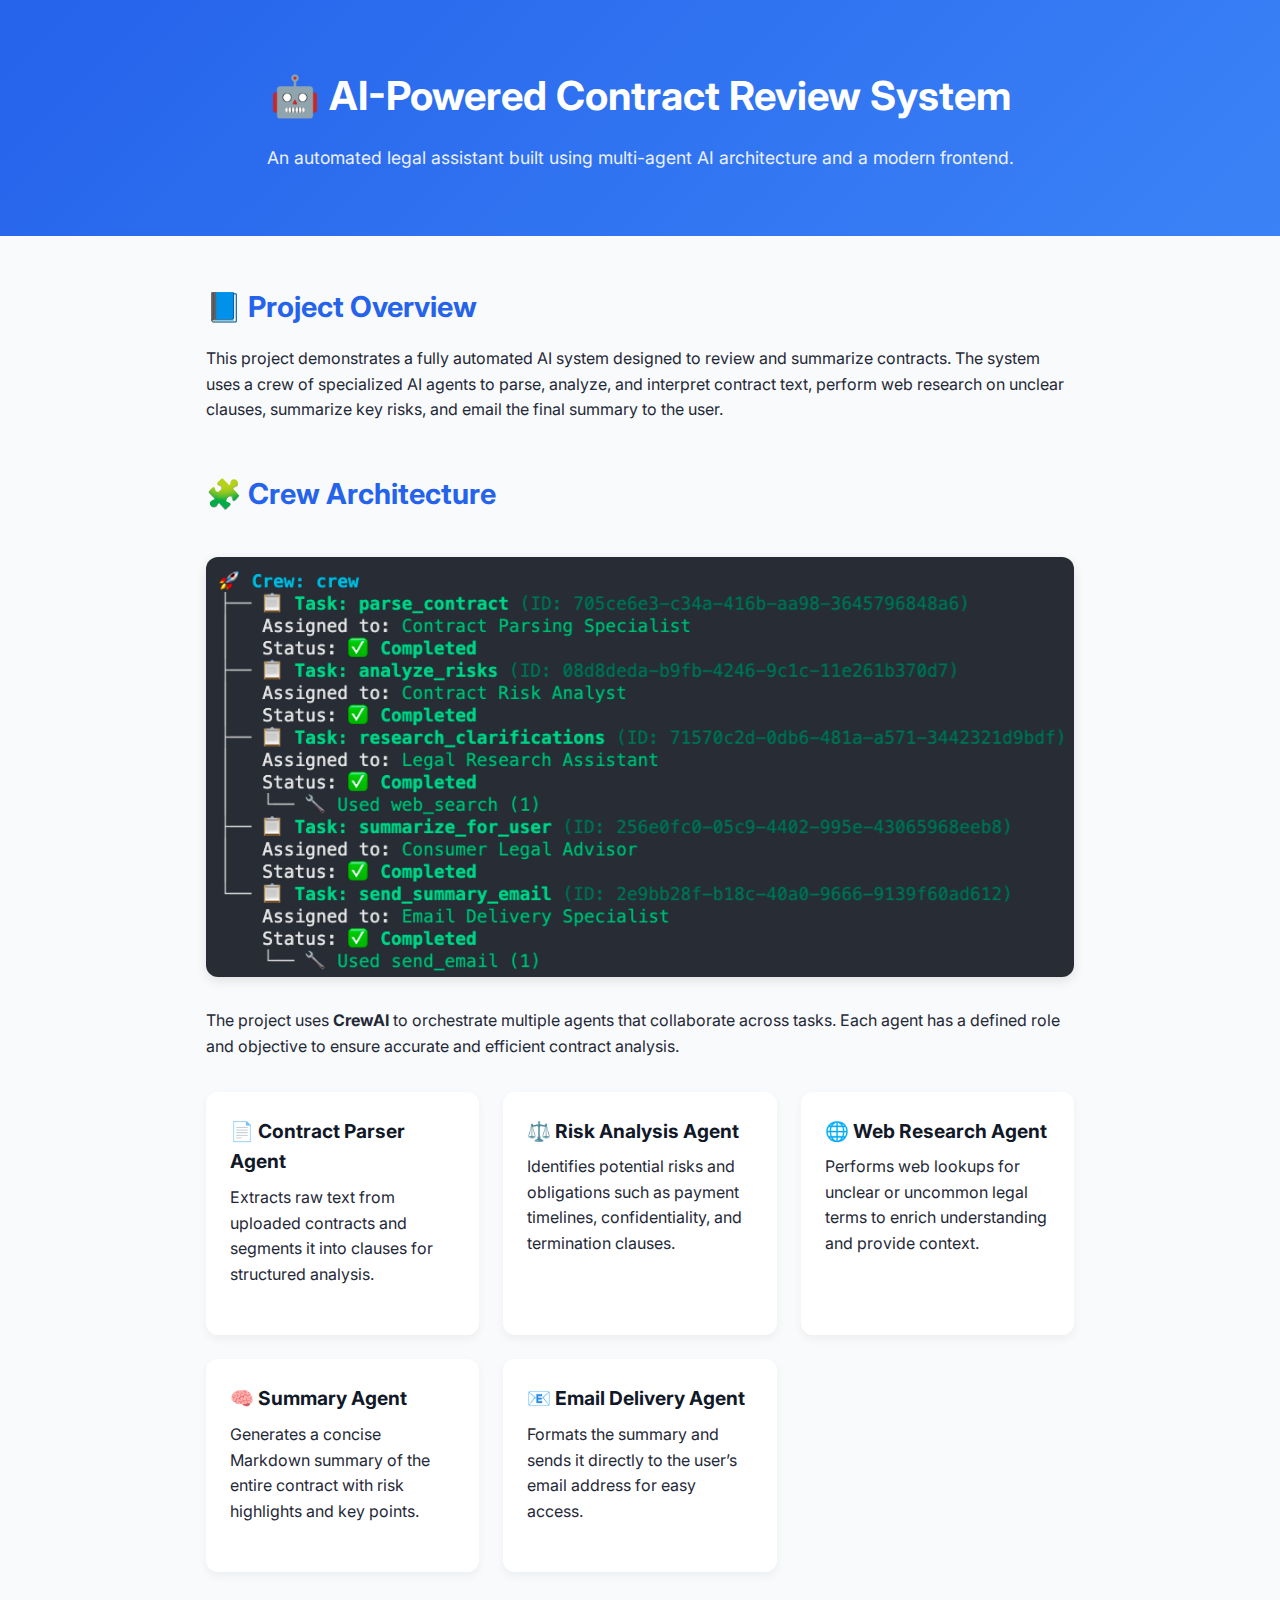
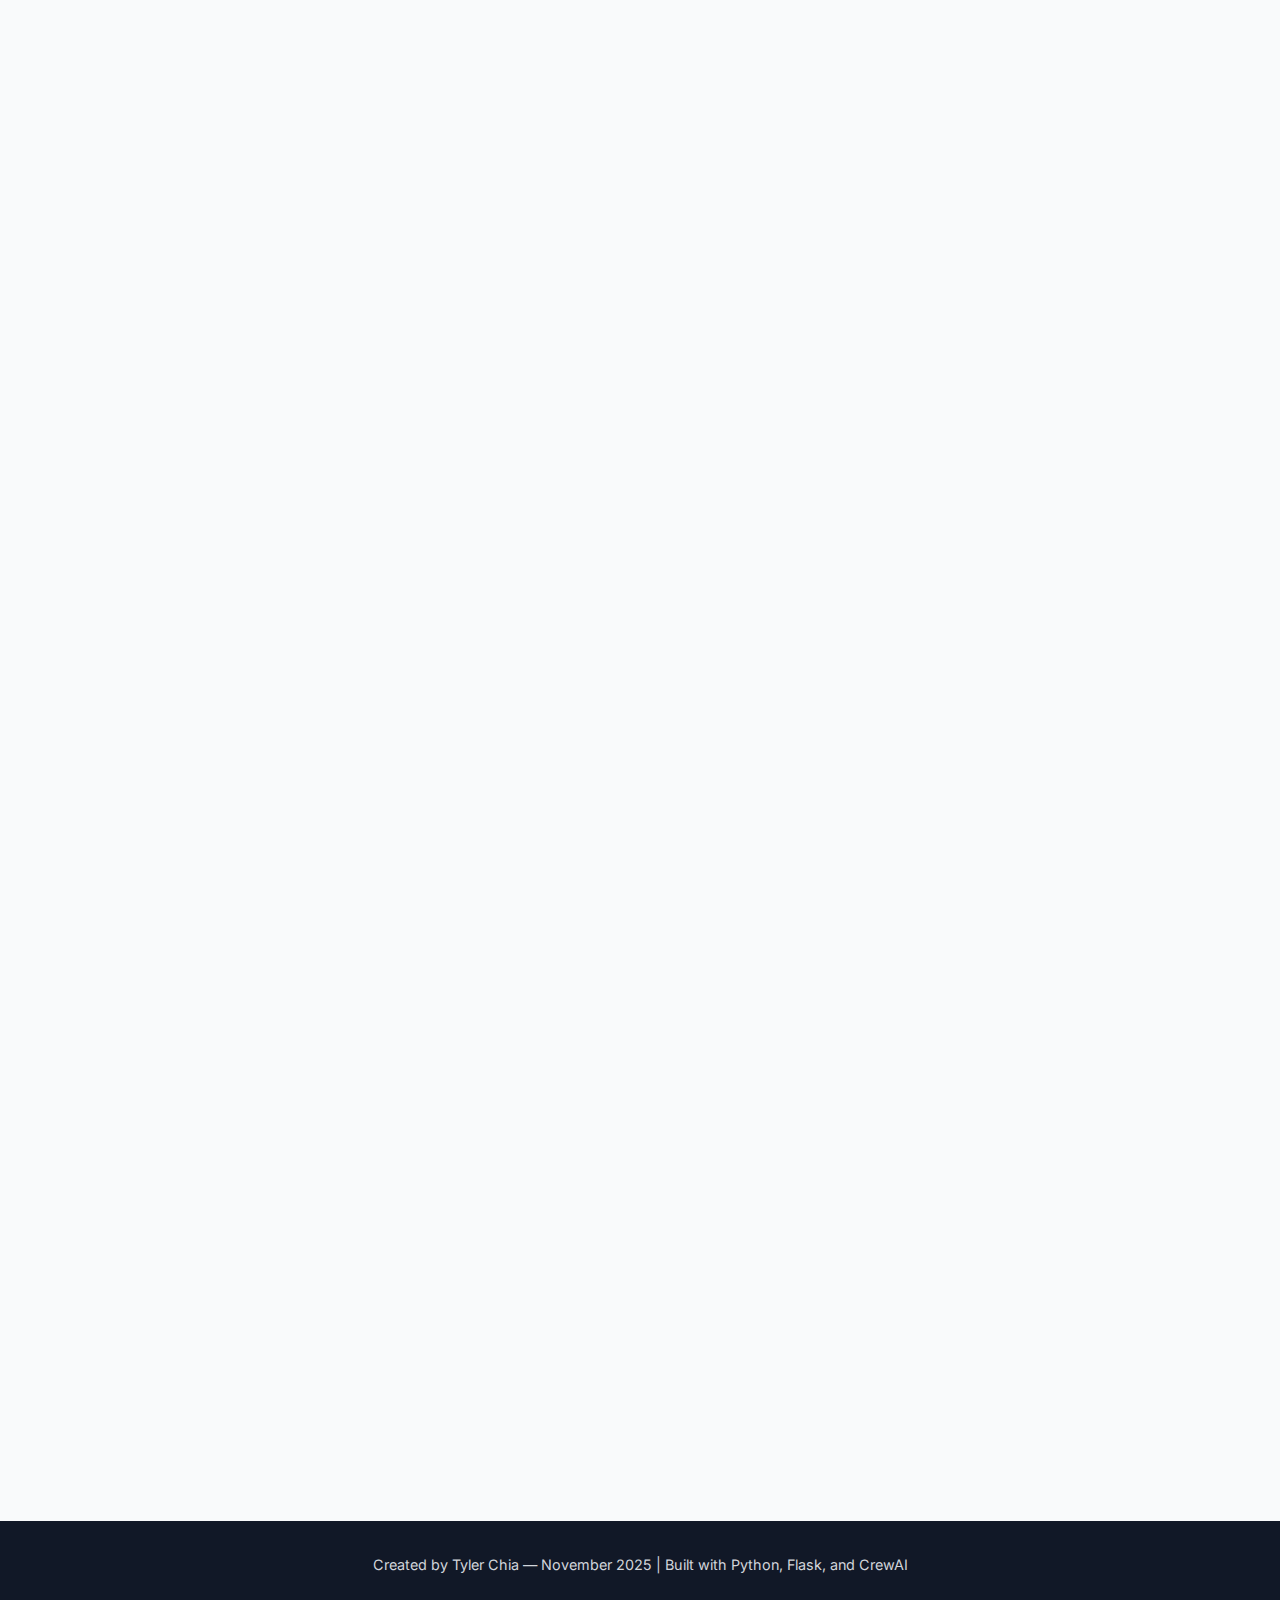
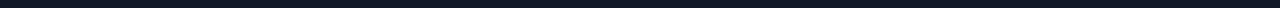
<file: index.html>
<!DOCTYPE html>
<html lang="en">
<head>
    <meta charset="UTF-8">
    <meta name="viewport" content="width=device-width, initial-scale=1.0">
    <title>AI Contract Review Agent</title>
    <link rel="stylesheet" href="style.css">
</head>
<body>

    <header>
        <h1>🤖 AI-Powered Contract Review System</h1>
        <p>An automated legal assistant built using multi-agent AI architecture and a modern frontend.</p>
    </header>

    <section id="overview" class="fade-in">
        <h2>📘 Project Overview</h2>
        <p>
            This project demonstrates a fully automated AI system designed to review and summarize contracts.  
            The system uses a crew of specialized AI agents to parse, analyze, and interpret contract text,  
            perform web research on unclear clauses, summarize key risks, and email the final summary to the user.
        </p>
    </section>

    <section id="crew" class="fade-in">
        <h2>🧩 Crew Architecture</h2>
        <img src="assets/legalcrew.png" alt="Crew Architecture Diagram" class="screenshot">
        <p>
            The project uses <strong>CrewAI</strong> to orchestrate multiple agents that collaborate across tasks.  
            Each agent has a defined role and objective to ensure accurate and efficient contract analysis.
        </p>

        <div class="cards">
            <div class="card">
                <h3>📄 Contract Parser Agent</h3>
                <p>Extracts raw text from uploaded contracts and segments it into clauses for structured analysis.</p>
            </div>
            <div class="card">
                <h3>⚖️ Risk Analysis Agent</h3>
                <p>Identifies potential risks and obligations such as payment timelines, confidentiality, and termination clauses.</p>
            </div>
            <div class="card">
                <h3>🌐 Web Research Agent</h3>
                <p>Performs web lookups for unclear or uncommon legal terms to enrich understanding and provide context.</p>
            </div>
            <div class="card">
                <h3>🧠 Summary Agent</h3>
                <p>Generates a concise Markdown summary of the entire contract with risk highlights and key points.</p>
            </div>
            <div class="card">
                <h3>📧 Email Delivery Agent</h3>
                <p>Formats the summary and sends it directly to the user’s email address for easy access.</p>
            </div>
        </div>
    </section>

    <section id="frontend" class="fade-in">
        <h2>💻 User Interface</h2>
        <img src="assets/legal_agent_frontend.png" alt="Frontend Screenshot" class="screenshot">
        <p>
            A simple Flask-based web interface allows users to upload their contract (PDF) and enter an email address.  
            Once submitted, a loading screen appears while the backend agents analyze the contract.
        </p>
    </section>

    <section id="output" class="fade-in">
        <h2>📬 Example Output</h2>
        <img src="assets/legal_agent_output.png" alt="Email Output Example" class="screenshot">
        <p>
            The user receives a clean and well-structured email summary containing the key contract highlights, risks, and obligations.  
            The entire process is automated, from parsing to final email delivery.
        </p>
    </section>

    <footer>
        <p>Created by Tyler Chia — November 2025 | Built with Python, Flask, and CrewAI</p>
    </footer>

    <script>
        // Smooth fade-in animations on scroll
        const sections = document.querySelectorAll('.fade-in');
        const observer = new IntersectionObserver(entries => {
            entries.forEach(entry => {
                if (entry.isIntersecting) {
                    entry.target.classList.add('visible');
                }
            });
        });
        sections.forEach(section => observer.observe(section));
    </script>
</body>
</html>
</file>
<file: style.css>
@import url('https://fonts.googleapis.com/css2?family=Inter:wght@400;600;700&display=swap');

* {
    box-sizing: border-box;
    margin: 0;
    padding: 0;
}

body {
    font-family: 'Inter', sans-serif;
    background-color: #f9fafb;
    color: #1f2937;
    line-height: 1.6;
}

header {
    text-align: center;
    padding: 4rem 1rem;
    background: linear-gradient(135deg, #2563eb, #3b82f6);
    color: white;
}

header h1 {
    font-size: 2.5rem;
    margin-bottom: 1rem;
}

header p {
    font-size: 1.1rem;
    opacity: 0.9;
}

section {
    max-width: 900px;
    margin: 3rem auto;
    padding: 0 1rem;
}

section h2 {
    font-size: 1.8rem;
    color: #2563eb;
    margin-bottom: 1rem;
}

section p {
    margin-bottom: 1.5rem;
    font-size: 1rem;
}

.screenshot {
    width: 100%;
    border-radius: 12px;
    box-shadow: 0 4px 12px rgba(0,0,0,0.1);
    margin: 1.5rem 0;
}

.cards {
    display: grid;
    grid-template-columns: repeat(auto-fit, minmax(250px, 1fr));
    gap: 1.5rem;
    margin-top: 2rem;
}

.card {
    background-color: white;
    border-radius: 12px;
    padding: 1.5rem;
    box-shadow: 0 4px 10px rgba(0,0,0,0.05);
    transition: transform 0.2s ease, box-shadow 0.2s ease;
}

.card:hover {
    transform: translateY(-5px);
    box-shadow: 0 6px 14px rgba(0,0,0,0.1);
}

.card h3 {
    color: #111827;
    font-size: 1.2rem;
    margin-bottom: 0.5rem;
}

footer {
    text-align: center;
    background-color: #111827;
    color: #d1d5db;
    padding: 2rem;
    margin-top: 3rem;
    font-size: 0.9rem;
}

/* Fade-in animation */
.fade-in {
    opacity: 0;
    transform: translateY(20px);
    transition: all 0.8s ease-out;
}

.fade-in.visible {
    opacity: 1;
    transform: translateY(0);
}
</file>
